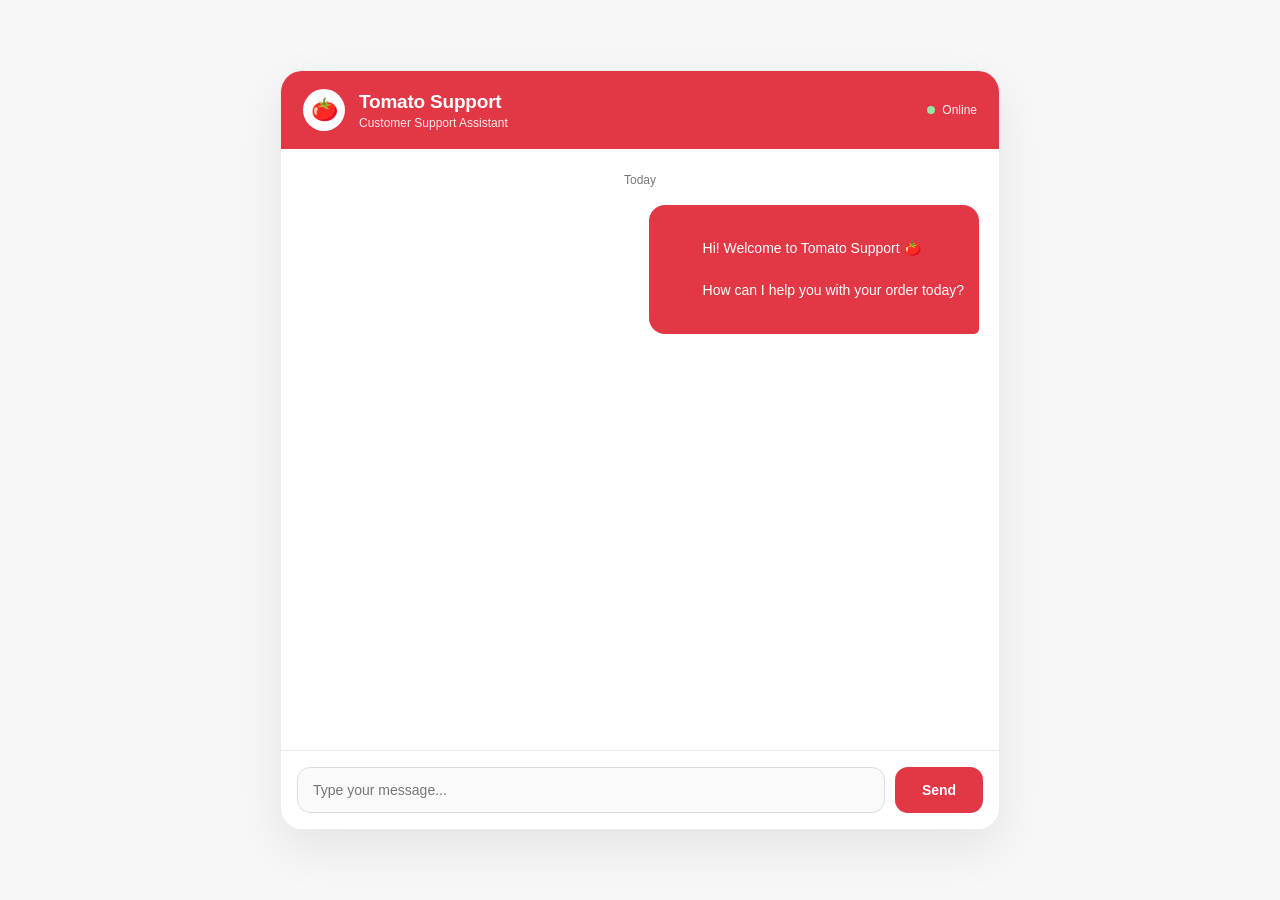
<file: Lecture-6/codes/Chatbot-Frontend/index.html>
<!DOCTYPE html>
<html lang="en">
<head>
  <meta charset="UTF-8" />
  <meta name="viewport" content="width=device-width, initial-scale=1.0" />
  <title>Tomato Support</title>

  <style>
    * {
      box-sizing: border-box;
      margin: 0;
      padding: 0;
    }

    :root {
      --tomato-red: #e23744;
      --tomato-red-dark: #c92d39;
      --bg: #f7f7f8;
      --card: #ffffff;
      --text: #1f1f1f;
      --muted: #777777;
      --border: #ececec;
      --user-bubble: #f1f1f3;
    }

    body {
      min-height: 100vh;
      font-family: Inter, -apple-system, BlinkMacSystemFont, "Segoe UI", sans-serif;
      background: var(--bg);
      display: flex;
      align-items: center;
      justify-content: center;
      padding: 24px;
      color: var(--text);
    }

    .chat-app {
      width: min(100%, 720px);
      height: min(760px, 90vh);
      background: var(--card);
      border: 1px solid var(--border);
      border-radius: 22px;
      box-shadow: 0 18px 50px rgba(0, 0, 0, 0.08);
      overflow: hidden;
      display: flex;
      flex-direction: column;
    }

    .header {
      background: var(--tomato-red);
      color: white;
      padding: 18px 22px;
      display: flex;
      align-items: center;
      gap: 14px;
    }

    .brand-icon {
      width: 42px;
      height: 42px;
      background: white;
      color: var(--tomato-red);
      border-radius: 50%;
      display: grid;
      place-items: center;
      font-size: 22px;
      flex-shrink: 0;
    }

    .brand-info h1 {
      font-size: 19px;
      font-weight: 700;
      letter-spacing: -0.2px;
    }

    .brand-info p {
      margin-top: 3px;
      font-size: 12px;
      opacity: 0.9;
    }

    .status {
      margin-left: auto;
      display: flex;
      align-items: center;
      gap: 7px;
      font-size: 12px;
      opacity: 0.95;
    }

    .status-dot {
      width: 8px;
      height: 8px;
      background: #8df2a5;
      border-radius: 50%;
    }

    .messages {
      flex: 1;
      overflow-y: auto;
      padding: 24px 20px;
      display: flex;
      flex-direction: column;
      gap: 14px;
      scroll-behavior: smooth;
    }

    .welcome {
      text-align: center;
      color: var(--muted);
      font-size: 12px;
      margin-bottom: 4px;
    }

    .message-row {
      display: flex;
      width: 100%;
    }

    .message-row.user {
      justify-content: flex-start;
    }

    .message-row.assistant {
      justify-content: flex-end;
    }

    .message {
      max-width: 74%;
      padding: 12px 15px;
      border-radius: 16px;
      font-size: 14px;
      line-height: 1.5;
      word-wrap: break-word;
      white-space: pre-wrap;
    }

    .message.user {
      background: var(--user-bubble);
      color: var(--text);
      border-bottom-left-radius: 5px;
    }

    .message.assistant {
      background: var(--tomato-red);
      color: white;
      border-bottom-right-radius: 5px;
    }

    .typing {
      display: flex;
      align-items: center;
      gap: 5px;
      min-height: 42px;
    }

    .typing span {
      width: 7px;
      height: 7px;
      background: rgba(255,255,255,0.85);
      border-radius: 50%;
      animation: bounce 1.2s infinite ease-in-out;
    }

    .typing span:nth-child(2) {
      animation-delay: 0.15s;
    }

    .typing span:nth-child(3) {
      animation-delay: 0.3s;
    }

    @keyframes bounce {
      0%, 60%, 100% { transform: translateY(0); }
      30% { transform: translateY(-4px); }
    }

    .composer {
      border-top: 1px solid var(--border);
      background: white;
      padding: 16px;
      display: flex;
      align-items: center;
      gap: 10px;
    }

    .composer input {
      flex: 1;
      height: 46px;
      border: 1px solid #dddddf;
      border-radius: 13px;
      padding: 0 15px;
      font-size: 14px;
      outline: none;
      transition: 0.2s ease;
      background: #fafafa;
    }

    .composer input:focus {
      background: white;
      border-color: var(--tomato-red);
      box-shadow: 0 0 0 3px rgba(226, 55, 68, 0.08);
    }

    .composer button {
      height: 46px;
      min-width: 88px;
      border: none;
      border-radius: 13px;
      background: var(--tomato-red);
      color: white;
      font-size: 14px;
      font-weight: 600;
      cursor: pointer;
      transition: 0.2s ease;
    }

    .composer button:hover {
      background: var(--tomato-red-dark);
      transform: translateY(-1px);
    }

    .composer button:disabled {
      opacity: 0.55;
      cursor: not-allowed;
      transform: none;
    }

    .error {
      color: #b42318;
      background: #fff1f0;
      border: 1px solid #ffd5d2;
    }

    @media (max-width: 640px) {
      body {
        padding: 0;
        background: white;
      }

      .chat-app {
        width: 100%;
        height: 100vh;
        border: none;
        border-radius: 0;
        box-shadow: none;
      }

      .status {
        display: none;
      }

      .message {
        max-width: 84%;
      }
    }
  </style>
</head>

<body>

  <div class="chat-app">

    <header class="header">
      <div class="brand-icon">🍅</div>

      <div class="brand-info">
        <h1>Tomato Support</h1>
        <p>Customer Support Assistant</p>
      </div>

      <div class="status">
        <span class="status-dot"></span>
        Online
      </div>
    </header>

    <main class="messages" id="messages">
      <div class="welcome">Today</div>

      <div class="message-row assistant">
        <div class="message assistant">
          Hi! Welcome to Tomato Support 🍅<br>
          How can I help you with your order today?
        </div>
      </div>
    </main>

    <footer class="composer">
      <input
        id="messageInput"
        type="text"
        placeholder="Type your message..."
        autocomplete="off"
      />

      <button id="sendButton">Send</button>
    </footer>

  </div>

  <script>
    const API_URL = "http://localhost:8080/api/chat";

    const messagesContainer = document.getElementById("messages");
    const messageInput = document.getElementById("messageInput");
    const sendButton = document.getElementById("sendButton");

    function addMessage(role, text, extraClass = "") {
      const row = document.createElement("div");
      row.className = `message-row ${role}`;

      const bubble = document.createElement("div");
      bubble.className = `message ${role} ${extraClass}`;
      bubble.textContent = text;

      row.appendChild(bubble);
      messagesContainer.appendChild(row);

      scrollToBottom();

      return row;
    }

    function showTyping() {
      const row = document.createElement("div");
      row.className = "message-row assistant";
      row.id = "typingIndicator";

      const bubble = document.createElement("div");
      bubble.className = "message assistant typing";

      bubble.innerHTML = `
        <span></span>
        <span></span>
        <span></span>
      `;

      row.appendChild(bubble);
      messagesContainer.appendChild(row);

      scrollToBottom();
    }

    function hideTyping() {
      const typing = document.getElementById("typingIndicator");

      if (typing) {
        typing.remove();
      }
    }

    function scrollToBottom() {
      messagesContainer.scrollTop = messagesContainer.scrollHeight;
    }

  async function sendMessage() {

    const message = messageInput.value.trim();

    if (!message) {
        return;
    }

    addMessage("user", message);

    messageInput.value = "";
    messageInput.focus();

    sendButton.disabled = true;

    showTyping();

    let assistantRow = null;
    let assistantBubble = null;
    let hasStartedStreaming = false;

    try {

        const response = await fetch(API_URL, {
            method: "POST",
            headers: {
                "Content-Type": "text/plain"
            },
            body: message
        });

        if (!response.ok) {
            throw new Error("Request failed");
        }

        const reader = response.body.getReader();
        const decoder = new TextDecoder();

        while (true) {

            const { value, done } = await reader.read();

            if (done) {
                break;
            }

            const chunk = decoder.decode(value, {
                stream: true
            });

            if (!hasStartedStreaming) {

                hideTyping();

                assistantRow = addMessage(
                    "assistant",
                    ""
                );

                assistantBubble =
                    assistantRow.querySelector(".message");

                hasStartedStreaming = true;
            }

            assistantBubble.textContent += chunk;

            scrollToBottom();
        }

        const remainingText = decoder.decode();

        if (remainingText && assistantBubble) {
            assistantBubble.textContent += remainingText;
        }

    } catch (error) {

        hideTyping();

        if (assistantRow) {
            assistantRow.remove();
        }

        addMessage(
            "assistant",
            "Sorry, I couldn't connect to Tomato Support. Please try again.",
            "error"
        );

    } finally {

        hideTyping();

        sendButton.disabled = false;
    }
  }

    sendButton.addEventListener("click", sendMessage);

    messageInput.addEventListener("keydown", function (event) {
      if (event.key === "Enter") {
        sendMessage();
      }
    });
  </script>

</body>
</html>
</file>
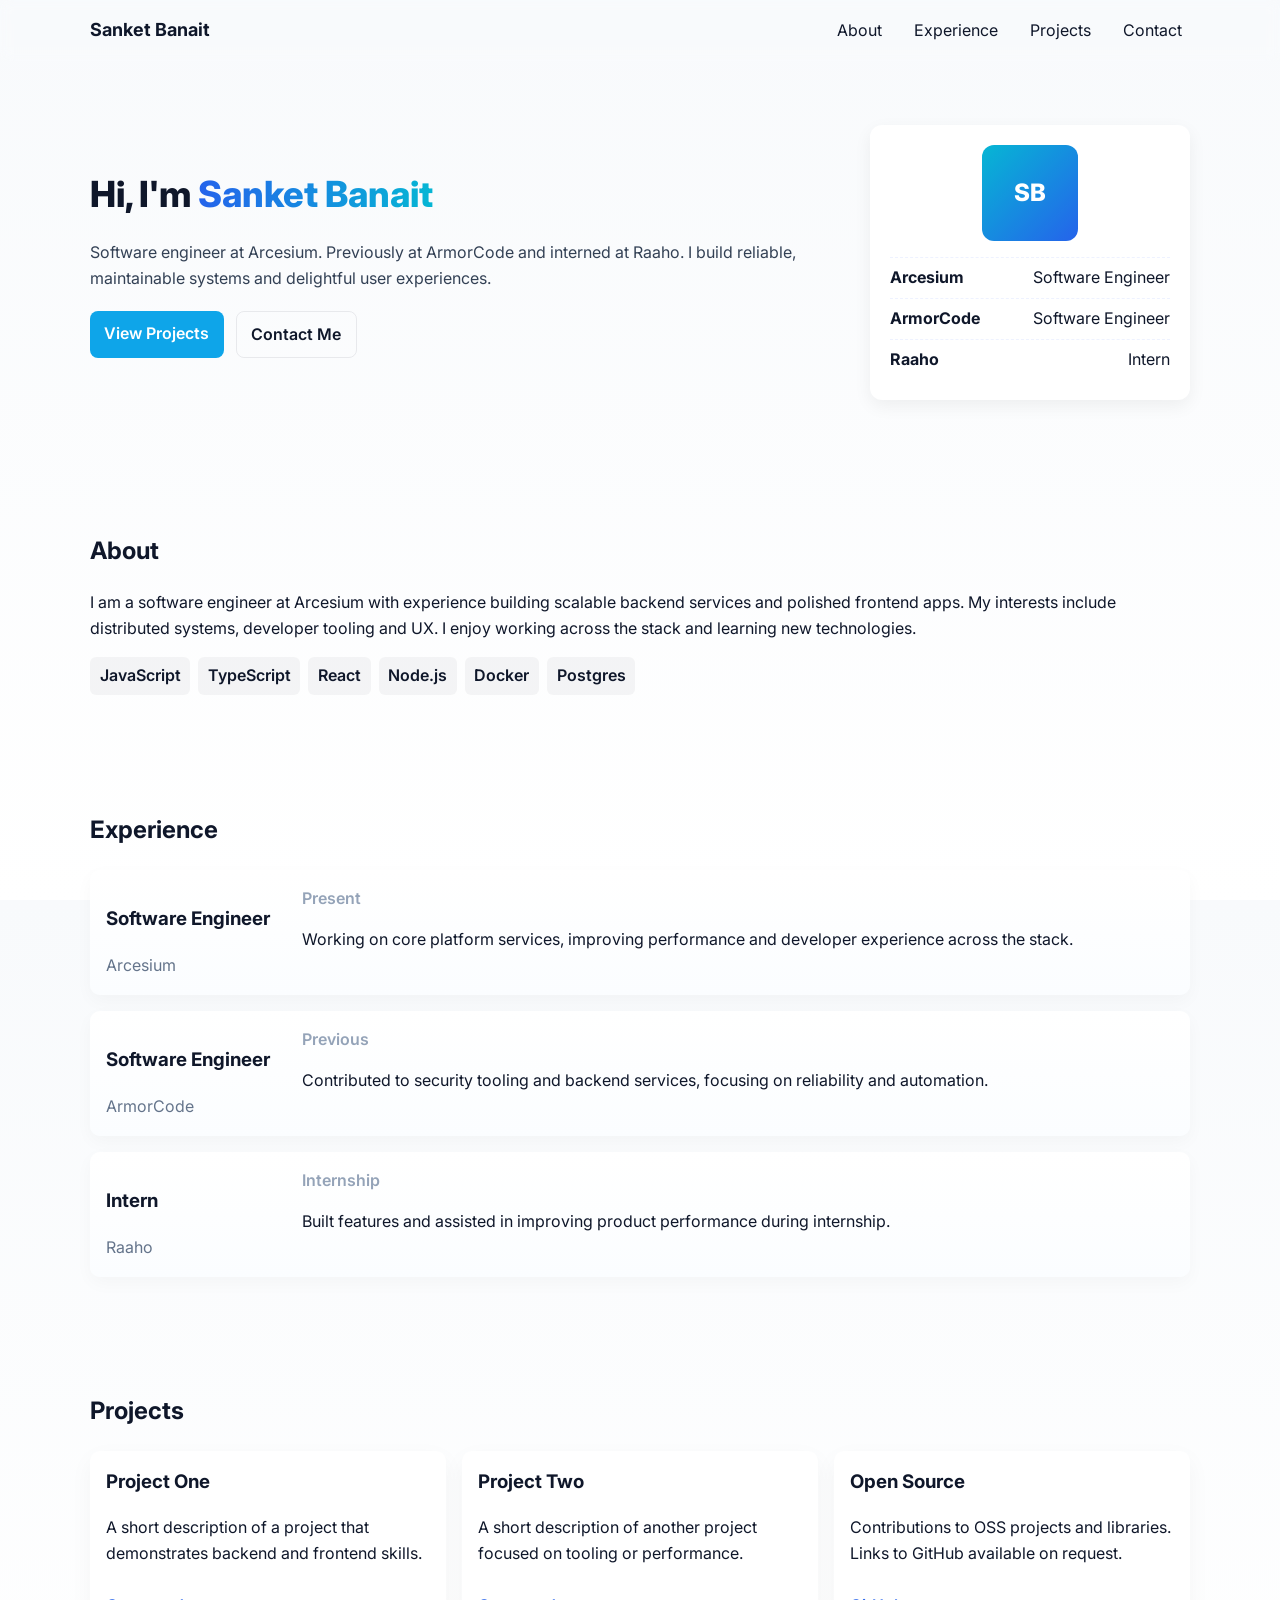
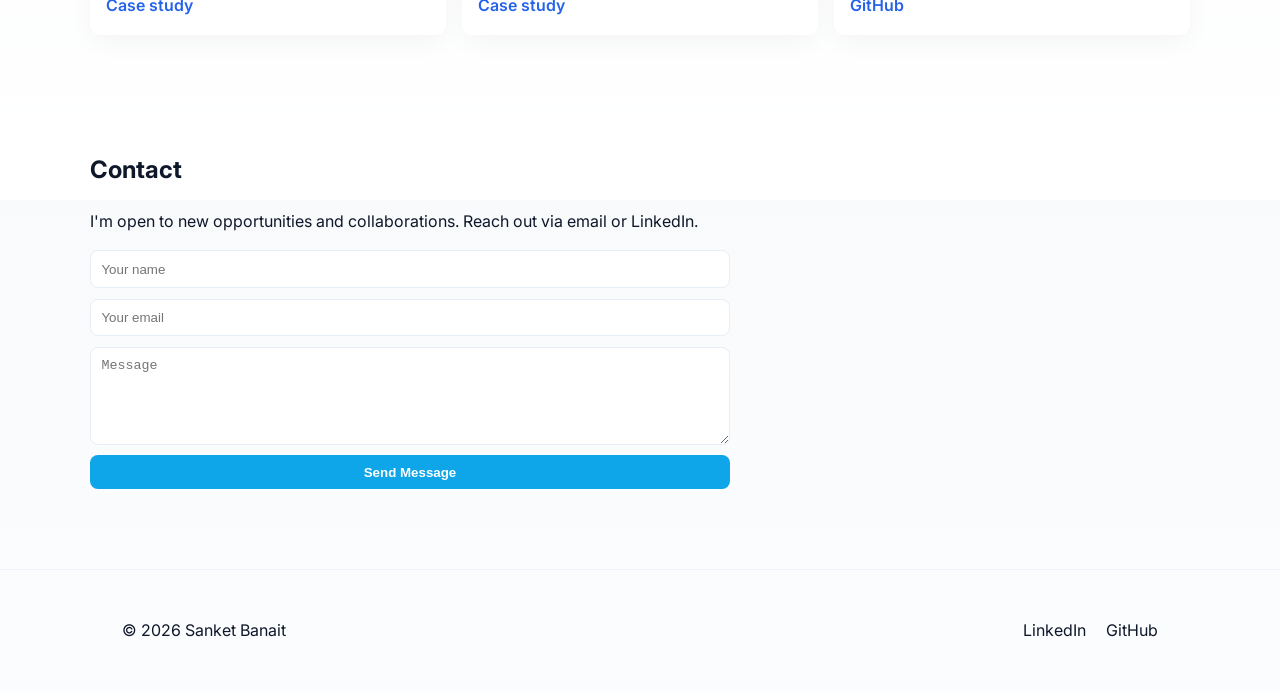
<file: Lecture-5/codes/ai-agent/generated-sites/sanket-portfolio/index.html>
<!doctype html>
<html lang="en">
<head>
  <meta charset="utf-8">
  <meta name="viewport" content="width=device-width, initial-scale=1">
  <title>Sanket Banait — Software Engineer</title>
  <link rel="stylesheet" href="style.css">
  <link href="https://fonts.googleapis.com/css2?family=Inter:wght@300;400;600;700;800&display=swap" rel="stylesheet">
</head>
<body>
  <header class="site-header">
    <nav class="nav container">
      <div class="brand">Sanket Banait</div>
      <ul class="nav-links">
        <li><a href="#about">About</a></li>
        <li><a href="#experience">Experience</a></li>
        <li><a href="#projects">Projects</a></li>
        <li><a href="#contact">Contact</a></li>
      </ul>
      <button class="nav-toggle" aria-label="Toggle navigation">☰</button>
    </nav>
  </header>

  <main>
    <section class="hero container" id="home">
      <div class="hero-content">
        <h1>Hi, I'm <span class="accent">Sanket Banait</span></h1>
        <p class="lead">Software engineer at Arcesium. Previously at ArmorCode and interned at Raaho. I build reliable, maintainable systems and delightful user experiences.</p>
        <div class="cta">
          <a class="btn" href="#projects">View Projects</a>
          <a class="btn btn-outline" href="#contact">Contact Me</a>
        </div>
      </div>
      <div class="hero-card">
        <div class="profile-pic" aria-hidden="true">SB</div>
        <ul class="quick-stats">
          <li><strong>Arcesium</strong><span>Software Engineer</span></li>
          <li><strong>ArmorCode</strong><span>Software Engineer</span></li>
          <li><strong>Raaho</strong><span>Intern</span></li>
        </ul>
      </div>
    </section>

    <section class="container about" id="about">
      <h2>About</h2>
      <p>I am a software engineer at Arcesium with experience building scalable backend services and polished frontend apps. My interests include distributed systems, developer tooling and UX. I enjoy working across the stack and learning new technologies.</p>
      <div class="skills">
        <span>JavaScript</span>
        <span>TypeScript</span>
        <span>React</span>
        <span>Node.js</span>
        <span>Docker</span>
        <span>Postgres</span>
      </div>
    </section>

    <section class="container experience" id="experience">
      <h2>Experience</h2>
      <div class="timeline">
        <div class="timeline-item">
          <div class="t-left">
            <h3>Software Engineer</h3>
            <p class="muted">Arcesium</p>
          </div>
          <div class="t-right">
            <time>Present</time>
            <p>Working on core platform services, improving performance and developer experience across the stack.</p>
          </div>
        </div>

        <div class="timeline-item">
          <div class="t-left">
            <h3>Software Engineer</h3>
            <p class="muted">ArmorCode</p>
          </div>
          <div class="t-right">
            <time>Previous</time>
            <p>Contributed to security tooling and backend services, focusing on reliability and automation.</p>
          </div>
        </div>

        <div class="timeline-item">
          <div class="t-left">
            <h3>Intern</h3>
            <p class="muted">Raaho</p>
          </div>
          <div class="t-right">
            <time>Internship</time>
            <p>Built features and assisted in improving product performance during internship.</p>
          </div>
        </div>
      </div>
    </section>

    <section class="container projects" id="projects">
      <h2>Projects</h2>
      <div class="grid">
        <article class="card">
          <h3>Project One</h3>
          <p>A short description of a project that demonstrates backend and frontend skills.</p>
          <a class="link" href="#">Case study</a>
        </article>
        <article class="card">
          <h3>Project Two</h3>
          <p>A short description of another project focused on tooling or performance.</p>
          <a class="link" href="#">Case study</a>
        </article>
        <article class="card">
          <h3>Open Source</h3>
          <p>Contributions to OSS projects and libraries. Links to GitHub available on request.</p>
          <a class="link" href="#">GitHub</a>
        </article>
      </div>
    </section>

    <section class="container contact" id="contact">
      <h2>Contact</h2>
      <p>I'm open to new opportunities and collaborations. Reach out via email or LinkedIn.</p>
      <form class="contact-form" onsubmit="submitForm(event)">
        <input type="text" name="name" placeholder="Your name" required>
        <input type="email" name="email" placeholder="Your email" required>
        <textarea name="message" rows="5" placeholder="Message" required></textarea>
        <button class="btn" type="submit">Send Message</button>
      </form>
    </section>
  </main>

  <footer class="site-footer">
    <div class="container foot-inner">
      <div>© <span id="year"></span> Sanket Banait</div>
      <div class="socials">
        <a href="#">LinkedIn</a>
        <a href="#">GitHub</a>
      </div>
    </div>
  </footer>

  <script src="script.js"></script>
</body>
</html>
</file>
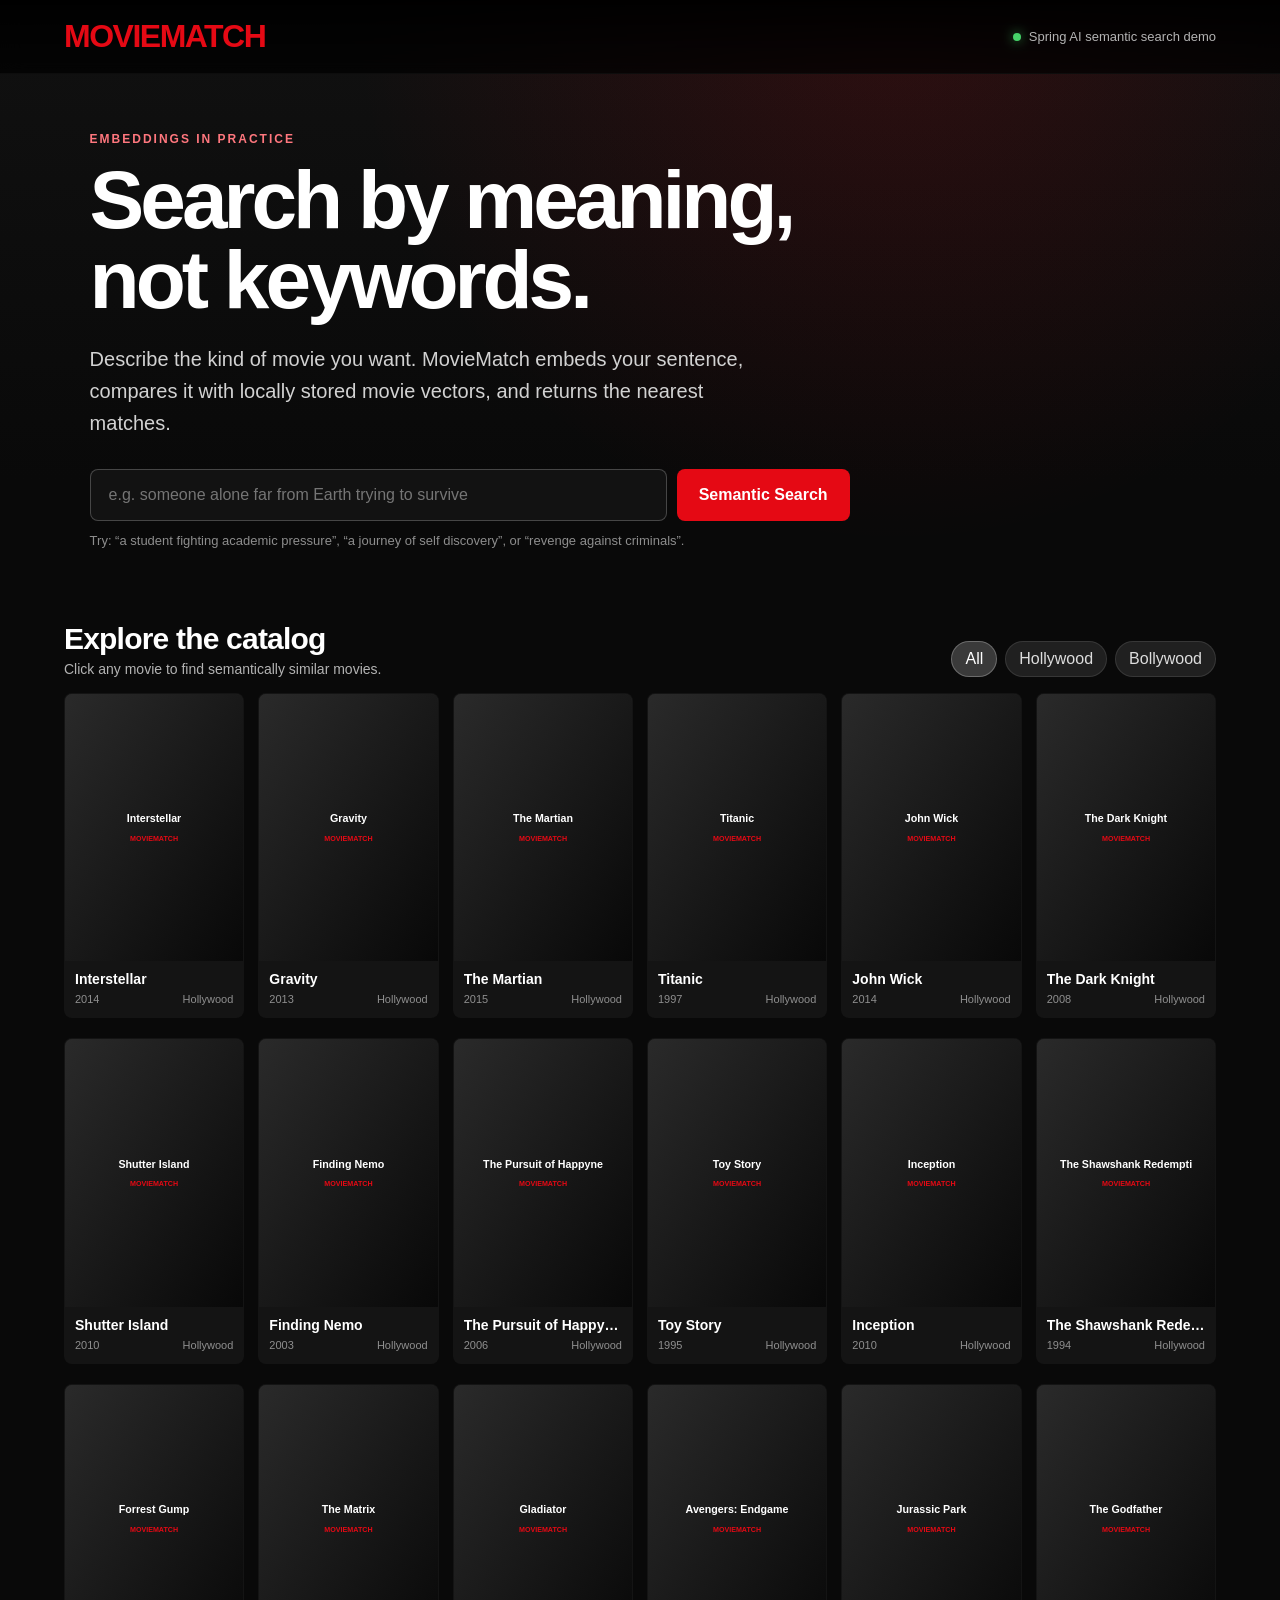
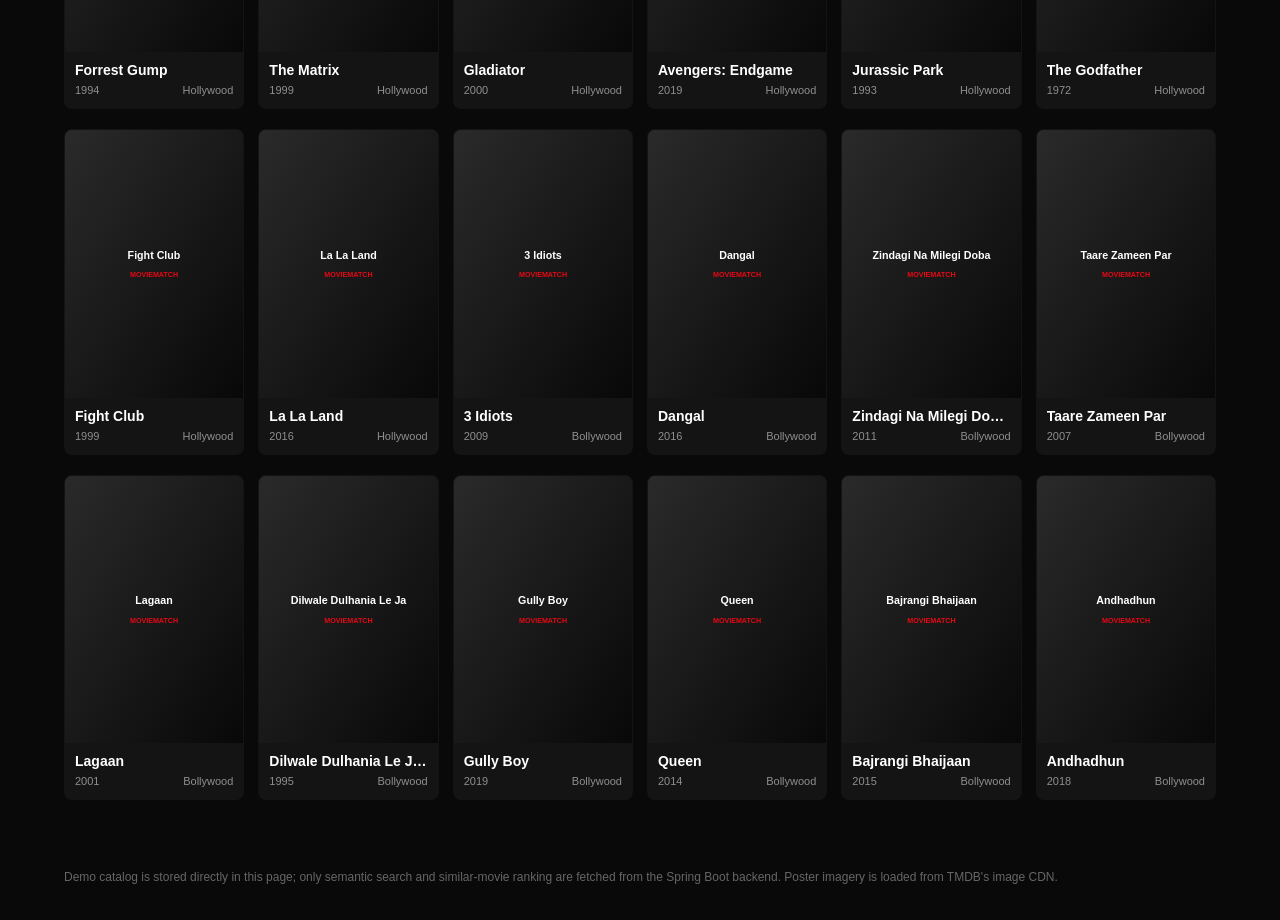
<file: Lecture-8/codes/MovieRecommendation/src/main/resources/static/index.html>
<!DOCTYPE html>
<html lang="en">
<head>
    <meta charset="UTF-8">
    <meta name="viewport" content="width=device-width, initial-scale=1.0">
    <title>MovieMatch</title>
    <style>
        :root {
            --bg: #090909;
            --panel: #141414;
            --muted: #b3b3b3;
            --accent: #e50914;
            --border: rgba(255,255,255,.10);
        }

        * { box-sizing: border-box; }

        body {
            margin: 0;
            min-height: 100vh;
            background:
                radial-gradient(circle at 70% 0%, rgba(229,9,20,.14), transparent 34rem),
                linear-gradient(180deg, #111 0%, var(--bg) 30rem);
            color: white;
            font-family: Inter, -apple-system, BlinkMacSystemFont, "Segoe UI", sans-serif;
        }

        button, input { font: inherit; }
        button { cursor: pointer; }

        .header {
            position: sticky;
            top: 0;
            z-index: 30;
            display: flex;
            align-items: center;
            justify-content: space-between;
            gap: 24px;
            padding: 18px clamp(20px, 5vw, 72px);
            background: linear-gradient(180deg, rgba(0,0,0,.96), rgba(0,0,0,.72));
            backdrop-filter: blur(12px);
            border-bottom: 1px solid rgba(255,255,255,.05);
        }

        .brand {
            color: var(--accent);
            font-size: clamp(22px, 3vw, 32px);
            font-weight: 900;
            letter-spacing: -1.5px;
        }

        .api-status {
            display: flex;
            align-items: center;
            gap: 8px;
            color: var(--muted);
            font-size: 13px;
        }

        .status-dot {
            width: 8px;
            height: 8px;
            border-radius: 50%;
            background: #46d369;
            box-shadow: 0 0 12px rgba(70,211,105,.7);
        }

        .hero {
            min-height: 390px;
            display: flex;
            align-items: center;
            padding: 58px clamp(20px, 7vw, 100px) 44px;
        }

        .hero-content { max-width: 820px; }

        .eyebrow {
            margin: 0 0 14px;
            color: #ff777e;
            font-size: 12px;
            font-weight: 800;
            letter-spacing: 2px;
            text-transform: uppercase;
        }

        h1 {
            margin: 0;
            max-width: 800px;
            font-size: clamp(42px, 7vw, 82px);
            line-height: .98;
            letter-spacing: -4px;
        }

        .hero-copy {
            max-width: 680px;
            margin: 22px 0 0;
            color: #d2d2d2;
            font-size: clamp(16px, 2vw, 20px);
            line-height: 1.6;
        }

        .search-box {
            display: flex;
            gap: 10px;
            max-width: 760px;
            margin-top: 30px;
        }

        .search-box input {
            flex: 1;
            min-width: 0;
            padding: 16px 18px;
            color: white;
            background: rgba(20,20,20,.92);
            border: 1px solid rgba(255,255,255,.22);
            border-radius: 8px;
            outline: none;
        }

        .search-box input:focus {
            border-color: rgba(255,255,255,.55);
            box-shadow: 0 0 0 3px rgba(255,255,255,.06);
        }

        .primary-button {
            padding: 0 22px;
            border: 0;
            border-radius: 8px;
            background: var(--accent);
            color: white;
            font-weight: 800;
        }

        .primary-button:hover { background: #f6121d; }

        .example {
            margin-top: 12px;
            color: #8d8d8d;
            font-size: 13px;
        }

        main { padding: 0 clamp(20px, 5vw, 72px) 70px; }
        .section { margin-top: 30px; }

        .section-header {
            display: flex;
            align-items: end;
            justify-content: space-between;
            gap: 18px;
            margin-bottom: 16px;
        }

        .section-title {
            margin: 0;
            font-size: clamp(22px, 3vw, 30px);
            letter-spacing: -.8px;
        }

        .section-subtitle {
            margin: 5px 0 0;
            color: var(--muted);
            font-size: 14px;
        }

        .filters {
            display: flex;
            flex-wrap: wrap;
            gap: 8px;
        }

        .filter-button {
            padding: 8px 13px;
            color: #ddd;
            background: #202020;
            border: 1px solid var(--border);
            border-radius: 999px;
        }

        .filter-button.active {
            color: white;
            background: #3a3a3a;
            border-color: rgba(255,255,255,.25);
        }

        .movie-grid {
            display: grid;
            grid-template-columns: repeat(auto-fill, minmax(155px, 1fr));
            gap: 20px 14px;
        }

        .movie-card {
            position: relative;
            overflow: hidden;
            min-width: 0;
            background: var(--panel);
            border-radius: 8px;
            border: 1px solid transparent;
            transition: transform 170ms ease, border-color 170ms ease, box-shadow 170ms ease;
        }

        .movie-card:hover {
            z-index: 2;
            transform: translateY(-4px) scale(1.025);
            border-color: rgba(255,255,255,.18);
            box-shadow: 0 16px 40px rgba(0,0,0,.45);
        }

        .poster-wrap {
            position: relative;
            aspect-ratio: 2 / 3;
            overflow: hidden;
            background: #222;
        }

        .poster {
            width: 100%;
            height: 100%;
            display: block;
            object-fit: cover;
        }

        .poster-overlay {
            position: absolute;
            inset: auto 0 0;
            padding: 52px 10px 10px;
            background: linear-gradient(transparent, rgba(0,0,0,.86));
            opacity: 0;
            transition: opacity 160ms ease;
        }

        .movie-card:hover .poster-overlay { opacity: 1; }

        .poster-overlay span {
            display: inline-flex;
            font-size: 12px;
            font-weight: 800;
        }

        .card-body { padding: 10px 10px 12px; }

        .movie-title {
            margin: 0;
            overflow: hidden;
            white-space: nowrap;
            text-overflow: ellipsis;
            font-size: 14px;
            font-weight: 750;
        }

        .movie-meta {
            display: flex;
            justify-content: space-between;
            gap: 8px;
            margin-top: 6px;
            color: #8f8f8f;
            font-size: 11px;
        }

        .result-grid {
            display: grid;
            grid-template-columns: repeat(3, minmax(0, 240px));
            gap: 18px;
        }

        .score {
            display: inline-block;
            margin-top: 8px;
            color: #70d48b;
            font-size: 12px;
            font-weight: 800;
        }

        .empty-state, .error-state {
            padding: 24px;
            background: #151515;
            border: 1px solid var(--border);
            border-radius: 10px;
            color: var(--muted);
        }

        .error-state { color: #ff969b; }
        .hidden { display: none !important; }

        .modal-backdrop {
            position: fixed;
            inset: 0;
            z-index: 100;
            display: flex;
            align-items: center;
            justify-content: center;
            padding: 24px;
            background: rgba(0,0,0,.78);
            backdrop-filter: blur(7px);
        }

        .modal {
            width: min(980px, 100%);
            max-height: 92vh;
            overflow: auto;
            background: #181818;
            border: 1px solid rgba(255,255,255,.14);
            border-radius: 14px;
            box-shadow: 0 35px 90px rgba(0,0,0,.7);
        }

        .modal-hero {
            position: relative;
            display: grid;
            grid-template-columns: 230px 1fr;
            gap: 28px;
            padding: 28px;
            background: linear-gradient(125deg, rgba(229,9,20,.13), transparent 60%);
        }

        .modal-poster {
            width: 100%;
            border-radius: 9px;
            aspect-ratio: 2 / 3;
            object-fit: cover;
            box-shadow: 0 20px 50px rgba(0,0,0,.45);
        }

        .modal-copy {
            align-self: end;
            padding-bottom: 12px;
        }

        .modal-copy h2 {
            margin: 0;
            font-size: clamp(30px, 5vw, 52px);
            letter-spacing: -2px;
        }

        .modal-copy p {
            max-width: 650px;
            color: #d0d0d0;
            line-height: 1.65;
        }

        .pill {
            display: inline-block;
            margin-right: 8px;
            padding: 6px 10px;
            background: rgba(255,255,255,.09);
            border-radius: 999px;
            color: #d9d9d9;
            font-size: 12px;
        }

        .close-button {
            position: absolute;
            top: 16px;
            right: 16px;
            width: 38px;
            height: 38px;
            border: 0;
            border-radius: 50%;
            color: white;
            background: rgba(0,0,0,.7);
            font-size: 23px;
            line-height: 1;
        }

        .similar-section { padding: 4px 28px 30px; }

        .similar-section h3 {
            margin: 14px 0 6px;
            font-size: 23px;
        }

        .similar-note {
            margin: 0 0 16px;
            color: #999;
            font-size: 13px;
        }

        .loading {
            display: inline-flex;
            align-items: center;
            gap: 10px;
            color: var(--muted);
        }

        .spinner {
            width: 18px;
            height: 18px;
            border: 2px solid #555;
            border-top-color: white;
            border-radius: 50%;
            animation: spin .8s linear infinite;
        }

        @keyframes spin { to { transform: rotate(360deg); } }

        footer {
            padding: 0 clamp(20px, 5vw, 72px) 36px;
            color: #666;
            font-size: 12px;
        }

        @media (max-width: 720px) {
            .api-status { display: none; }
            .hero { min-height: 0; padding-top: 44px; }
            h1 { letter-spacing: -2.5px; }
            .search-box { flex-direction: column; }
            .primary-button { padding: 14px 18px; }
            .section-header { align-items: flex-start; flex-direction: column; }
            .movie-grid { grid-template-columns: repeat(2, minmax(0, 1fr)); }
            .result-grid { grid-template-columns: repeat(2, minmax(0, 1fr)); }
            .modal-hero { grid-template-columns: 105px 1fr; gap: 16px; padding: 20px; }
            .modal-copy h2 { font-size: 29px; letter-spacing: -1px; }
            .modal-copy p {
                font-size: 13px;
                display: -webkit-box;
                -webkit-line-clamp: 4;
                -webkit-box-orient: vertical;
                overflow: hidden;
            }
            .similar-section { padding: 0 20px 24px; }
        }
    </style>
</head>

<body>
<header class="header">
    <div class="brand">MOVIEMATCH</div>
    <div class="api-status">
        <span class="status-dot"></span>
        Spring AI semantic search demo
    </div>
</header>

<section class="hero">
    <div class="hero-content">
        <p class="eyebrow">Embeddings in practice</p>
        <h1>Search by meaning, not keywords.</h1>
        <p class="hero-copy">
            Describe the kind of movie you want. MovieMatch embeds your sentence,
            compares it with locally stored movie vectors, and returns the nearest matches.
        </p>

        <div class="search-box">
            <input id="semanticQuery" type="text" autocomplete="off"
                   placeholder="e.g. someone alone far from Earth trying to survive">
            <button id="searchButton" class="primary-button" type="button">
                Semantic Search
            </button>
        </div>

        <div class="example">
            Try: “a student fighting academic pressure”, “a journey of self discovery”,
            or “revenge against criminals”.
        </div>
    </div>
</section>

<main>
    <section id="searchSection" class="section hidden">
        <div class="section-header">
            <div>
                <h2 class="section-title">Semantic Search Results</h2>
                <p id="searchSubtitle" class="section-subtitle"></p>
            </div>
        </div>
        <div id="searchResults"></div>
    </section>

    <section class="section">
        <div class="section-header">
            <div>
                <h2 class="section-title">Explore the catalog</h2>
                <p class="section-subtitle">Click any movie to find semantically similar movies.</p>
            </div>

            <div class="filters">
                <button class="filter-button active" data-filter="All">All</button>
                <button class="filter-button" data-filter="Hollywood">Hollywood</button>
                <button class="filter-button" data-filter="Bollywood">Bollywood</button>
            </div>
        </div>

        <div id="movieGrid" class="movie-grid"></div>
    </section>
</main>

<div id="movieModal" class="modal-backdrop hidden" aria-hidden="true">
    <div class="modal" role="dialog" aria-modal="true">
        <div class="modal-hero">
            <button id="closeModal" class="close-button" type="button" aria-label="Close">×</button>
            <img id="modalPoster" class="modal-poster" alt="">

            <div class="modal-copy">
                <h2 id="modalTitle"></h2>
                <p id="modalDescription"></p>
                <span id="modalIndustry" class="pill"></span>
                <span id="modalYear" class="pill"></span>
            </div>
        </div>

        <div class="similar-section">
            <h3 id="similarHeading">Similar movies</h3>
            <p class="similar-note">
                Ranked using cosine similarity between the selected movie's stored embedding
                and every other movie embedding.
            </p>
            <div id="similarResults"></div>
        </div>
    </div>
</div>

<footer>
    Demo catalog is stored directly in this page; only semantic search and similar-movie
    ranking are fetched from the Spring Boot backend. Poster imagery is loaded from TMDB's image CDN.
</footer>

<script>
    const API_BASE = "/movies";

    const MOVIES = [
    {
        "title": "Interstellar",
        "description": "A group of astronauts travel through a wormhole searching for a new home for humanity.",
        "year": 2014,
        "industry": "Hollywood",
        "poster": "https://image.tmdb.org/t/p/w500/gEU2QniE6E77NI6lCU6MxlNBvIx.jpg"
    },
    {
        "title": "Gravity",
        "description": "An astronaut stranded in space struggles to survive and return safely to Earth.",
        "year": 2013,
        "industry": "Hollywood",
        "poster": "https://image.tmdb.org/t/p/w500/2gPjLWIyrWlAn2DgKMOKTBnZYyO.jpg"
    },
    {
        "title": "The Martian",
        "description": "An astronaut stranded on Mars uses science and ingenuity to survive until rescue.",
        "year": 2015,
        "industry": "Hollywood",
        "poster": "https://image.tmdb.org/t/p/w500/AjbENYG3b8lhYSkdrWwlhVLRPKR.jpg"
    },
    {
        "title": "Titanic",
        "description": "Two passengers from different social classes fall in love aboard a doomed ocean liner.",
        "year": 1997,
        "industry": "Hollywood",
        "poster": "https://image.tmdb.org/t/p/w500/9xjZS2rlVxm8SFx8kPC3aIGCOYQ.jpg"
    },
    {
        "title": "John Wick",
        "description": "A retired assassin returns to the criminal underworld seeking revenge after a personal loss.",
        "year": 2014,
        "industry": "Hollywood",
        "poster": "https://image.tmdb.org/t/p/w500/5vHssUeVe25bMrof1HyaPyWgaP.jpg"
    },
    {
        "title": "The Dark Knight",
        "description": "A masked vigilante battles a criminal mastermind who spreads chaos throughout Gotham City.",
        "year": 2008,
        "industry": "Hollywood",
        "poster": "https://image.tmdb.org/t/p/w500/qJ2tW6WMUDux911r6m7haRef0WH.jpg"
    },
    {
        "title": "Shutter Island",
        "description": "A detective investigates the disappearance of a patient from an isolated psychiatric hospital and begins questioning reality.",
        "year": 2010,
        "industry": "Hollywood",
        "poster": "https://image.tmdb.org/t/p/w500/4GDy0PHYX3VRXUtwK5ysFbg3kEx.jpg"
    },
    {
        "title": "Finding Nemo",
        "description": "A cautious father crosses the ocean searching for his missing son.",
        "year": 2003,
        "industry": "Hollywood",
        "poster": "https://image.tmdb.org/t/p/w500/5lc6nQc0VhWFYFbNv016xze8Jvy.jpg"
    },
    {
        "title": "The Pursuit of Happyness",
        "description": "A struggling father faces poverty and homelessness while trying to build a better future for himself and his young son.",
        "year": 2006,
        "industry": "Hollywood",
        "poster": "https://image.tmdb.org/t/p/w500/lBYOKAMcxIvuk9s9hMuecB9dPBV.jpg"
    },
    {
        "title": "Toy Story",
        "description": "A group of toys come alive and struggle with friendship, jealousy, identity and being replaced.",
        "year": 1995,
        "industry": "Hollywood",
        "poster": "https://image.tmdb.org/t/p/w500/uXDfjJbdP4ijW5hWSBrPrlKpxab.jpg"
    },
    {
        "title": "Inception",
        "description": "A skilled thief enters people's dreams to steal secrets and is given a mission to plant an idea inside a target's mind.",
        "year": 2010,
        "industry": "Hollywood",
        "poster": "https://image.tmdb.org/t/p/w500/oYuLEt3zVCKq57qu2F8dT7NIa6f.jpg"
    },
    {
        "title": "The Shawshank Redemption",
        "description": "A wrongly convicted banker forms a lasting friendship and searches for hope while serving a long prison sentence.",
        "year": 1994,
        "industry": "Hollywood",
        "poster": "https://image.tmdb.org/t/p/w500/9O7gLzmreU0nGkIB6K3BsJbzvNv.jpg"
    },
    {
        "title": "Forrest Gump",
        "description": "A kind-hearted man experiences decades of American history while remaining devoted to the woman he has loved since childhood.",
        "year": 1994,
        "industry": "Hollywood",
        "poster": "https://image.tmdb.org/t/p/w500/arw2vcBveWOVZr6pxd9XTd1TdQa.jpg"
    },
    {
        "title": "The Matrix",
        "description": "A hacker discovers that reality is a simulated world and joins a rebellion against the machines controlling humanity.",
        "year": 1999,
        "industry": "Hollywood",
        "poster": "https://image.tmdb.org/t/p/w500/hEpWvX6Bp79eLxY1kX5ZZJcme5U.jpg"
    },
    {
        "title": "Gladiator",
        "description": "A betrayed Roman general becomes a gladiator and fights his way toward revenge against the emperor who destroyed his family.",
        "year": 2000,
        "industry": "Hollywood",
        "poster": "https://image.tmdb.org/t/p/w500/ty8TGRuvJLPUmAR1H1nRIsgwvim.jpg"
    },
    {
        "title": "Avengers: Endgame",
        "description": "The surviving heroes reunite for a final mission to reverse a devastating loss and restore the people who disappeared.",
        "year": 2019,
        "industry": "Hollywood",
        "poster": "https://image.tmdb.org/t/p/w500/ulzhLuWrPK07P1YkdWQLZnQh1JL.jpg"
    },
    {
        "title": "Jurassic Park",
        "description": "Scientists and visitors become trapped in a dinosaur theme park after its security systems fail.",
        "year": 1993,
        "industry": "Hollywood",
        "poster": "https://image.tmdb.org/t/p/w500/oU7Oq2kFAAlGqbU4VoAE36g4hoI.jpg"
    },
    {
        "title": "The Godfather",
        "description": "The reluctant son of a powerful crime family is drawn into the family's violent world and gradually takes control.",
        "year": 1972,
        "industry": "Hollywood",
        "poster": "https://image.tmdb.org/t/p/w500/3bhkrj58Vtu7enYsRolD1fZdja1.jpg"
    },
    {
        "title": "Fight Club",
        "description": "A disillusioned office worker and a charismatic stranger create an underground fight club that grows into something dangerous.",
        "year": 1999,
        "industry": "Hollywood",
        "poster": "https://image.tmdb.org/t/p/w500/pB8BM7pdSp6B6Ih7QZ4DrQ3PmJK.jpg"
    },
    {
        "title": "La La Land",
        "description": "An aspiring actress and a jazz musician fall in love while pursuing ambitious creative careers in Los Angeles.",
        "year": 2016,
        "industry": "Hollywood",
        "poster": "https://image.tmdb.org/t/p/w500/uDO8zWDhfWwoFdKS4fzkUJt0Rf0.jpg"
    },
    {
        "title": "3 Idiots",
        "description": "Three engineering students navigate academic pressure, friendship and expectations while questioning a rigid education system.",
        "year": 2009,
        "industry": "Bollywood",
        "poster": "https://image.tmdb.org/t/p/w500/66A9MqXOyVFCssoloscw79z8Tew.jpg"
    },
    {
        "title": "Dangal",
        "description": "A former wrestler trains his daughters to become competitive wrestlers while challenging social expectations in rural India.",
        "year": 2016,
        "industry": "Bollywood",
        "poster": "https://image.tmdb.org/t/p/w500/cJRPOLEexI7qp2DKtFfCh7YaaUG.jpg"
    },
    {
        "title": "Zindagi Na Milegi Dobara",
        "description": "Three friends take a road trip across Spain that forces them to confront fear, relationships and how they want to live.",
        "year": 2011,
        "industry": "Bollywood",
        "poster": "https://image.tmdb.org/t/p/w500/hKO9O715wYxjkQSEv47giCYcyO8.jpg"
    },
    {
        "title": "Taare Zameen Par",
        "description": "A misunderstood child struggling with dyslexia finds confidence after a compassionate teacher recognizes his creativity.",
        "year": 2007,
        "industry": "Bollywood",
        "poster": "https://image.tmdb.org/t/p/w500/puHRt6Raovm5ujGCdwLWvRv4NHU.jpg"
    },
    {
        "title": "Lagaan",
        "description": "Villagers under colonial rule challenge British officers to a cricket match in hopes of escaping a crushing agricultural tax.",
        "year": 2001,
        "industry": "Bollywood",
        "poster": "https://image.tmdb.org/t/p/w500/yNX9lFRAFeNLNRIXdqZK9gYrYKa.jpg"
    },
    {
        "title": "Dilwale Dulhania Le Jayenge",
        "description": "Two young Indians living abroad fall in love, but family tradition and an arranged marriage stand between them.",
        "year": 1995,
        "industry": "Bollywood",
        "poster": "https://image.tmdb.org/t/p/w500/2CAL2433ZeIihfX1Hb2139CX0pW.jpg"
    },
    {
        "title": "Gully Boy",
        "description": "A young man from a poor Mumbai neighborhood uses hip-hop and street rap to pursue a life beyond poverty and social limitations.",
        "year": 2019,
        "industry": "Bollywood",
        "poster": "https://image.tmdb.org/t/p/w500/4RE7TD5TqEXbPKyUHcn7CSeMlrJ.jpg"
    },
    {
        "title": "Queen",
        "description": "After being abandoned before her wedding, a sheltered young woman travels alone on her planned honeymoon and discovers independence.",
        "year": 2014,
        "industry": "Bollywood",
        "poster": "https://image.tmdb.org/t/p/w500/vKLp0X2RQOuA31R3AdaYtDdKIPK.jpg"
    },
    {
        "title": "Bajrangi Bhaijaan",
        "description": "A kind-hearted Indian man crosses borders and overcomes political obstacles to reunite a lost mute Pakistani girl with her family.",
        "year": 2015,
        "industry": "Bollywood",
        "poster": "https://image.tmdb.org/t/p/w500/vhlliI7HZZlWfo5d6CiyfBAGLrW.jpg"
    },
    {
        "title": "Andhadhun",
        "description": "A pianist pretending to be blind becomes trapped in a dangerous web of murder, deception and unpredictable consequences.",
        "year": 2018,
        "industry": "Bollywood",
        "poster": "https://image.tmdb.org/t/p/w500/dy3K6hNvwE05siGgiLJcEiwgpdO.jpg"
    }
];

    const movieGrid = document.getElementById("movieGrid");
    const semanticQuery = document.getElementById("semanticQuery");
    const searchButton = document.getElementById("searchButton");
    const searchSection = document.getElementById("searchSection");
    const searchSubtitle = document.getElementById("searchSubtitle");
    const searchResults = document.getElementById("searchResults");
    const movieModal = document.getElementById("movieModal");
    const modalPoster = document.getElementById("modalPoster");
    const modalTitle = document.getElementById("modalTitle");
    const modalDescription = document.getElementById("modalDescription");
    const modalIndustry = document.getElementById("modalIndustry");
    const modalYear = document.getElementById("modalYear");
    const closeModalButton = document.getElementById("closeModal");
    const similarHeading = document.getElementById("similarHeading");
    const similarResults = document.getElementById("similarResults");

    function findLocalMovie(title) {
        for (let i = 0; i < MOVIES.length; i++) {
            if (MOVIES[i].title.toLowerCase() === title.toLowerCase()) {
                return MOVIES[i];
            }
        }
        return null;
    }

    function createFallbackPoster(title) {
        const safeTitle = title.replace(/[&<>"']/g, "");
        const svg =
            `<svg xmlns="http://www.w3.org/2000/svg" width="500" height="750">
                <defs>
                    <linearGradient id="g" x1="0" y1="0" x2="1" y2="1">
                        <stop offset="0" stop-color="#2a2a2a"/>
                        <stop offset="1" stop-color="#080808"/>
                    </linearGradient>
                </defs>
                <rect width="100%" height="100%" fill="url(#g)"/>
                <text x="50%" y="48%" text-anchor="middle"
                    fill="#ffffff" font-family="Arial" font-size="30" font-weight="700">
                    ${safeTitle.substring(0, 22)}
                </text>
                <text x="50%" y="55%" text-anchor="middle"
                    fill="#e50914" font-family="Arial" font-size="20" font-weight="700">
                    MOVIEMATCH
                </text>
            </svg>`;
        return "data:image/svg+xml;charset=UTF-8," + encodeURIComponent(svg);
    }

    function attachPosterFallback(image, title) {
        image.addEventListener("error", function() {
            image.src = createFallbackPoster(title);
        }, { once: true });
    }

    function createMovieCard(movie, similarity) {
        const card = document.createElement("article");
        card.className = "movie-card";

        const posterWrap = document.createElement("div");
        posterWrap.className = "poster-wrap";

        const image = document.createElement("img");
        image.className = "poster";
        image.src = movie.poster;
        image.alt = movie.title + " poster";
        image.loading = "lazy";
        attachPosterFallback(image, movie.title);

        const overlay = document.createElement("div");
        overlay.className = "poster-overlay";
        overlay.innerHTML = "<span>▶ Find similar movies</span>";

        posterWrap.appendChild(image);
        posterWrap.appendChild(overlay);

        const body = document.createElement("div");
        body.className = "card-body";

        const title = document.createElement("h3");
        title.className = "movie-title";
        title.textContent = movie.title;

        const meta = document.createElement("div");
        meta.className = "movie-meta";

        const left = document.createElement("span");
        left.textContent = movie.year;

        const right = document.createElement("span");
        right.textContent = movie.industry;

        meta.appendChild(left);
        meta.appendChild(right);

        body.appendChild(title);
        body.appendChild(meta);

        if (similarity !== undefined && similarity !== null) {
            const score = document.createElement("div");
            score.className = "score";
            score.textContent = "Cosine similarity: " + Number(similarity).toFixed(3);
            body.appendChild(score);
        }

        card.appendChild(posterWrap);
        card.appendChild(body);

        card.addEventListener("click", function() {
            openMovie(movie);
        });

        return card;
    }

    function renderCatalog(filter) {
        movieGrid.innerHTML = "";

        for (let i = 0; i < MOVIES.length; i++) {
            const movie = MOVIES[i];

            if (filter !== "All" && movie.industry !== filter) {
                continue;
            }

            movieGrid.appendChild(createMovieCard(movie));
        }
    }

    async function semanticSearch() {
        const query = semanticQuery.value.trim();

        if (!query) {
            semanticQuery.focus();
            return;
        }

        searchSection.classList.remove("hidden");
        searchSubtitle.textContent = 'Searching by meaning for: "' + query + '"';
        searchResults.innerHTML =
            '<div class="loading"><span class="spinner"></span>' +
            'Creating query embedding and comparing vectors...</div>';

        searchSection.scrollIntoView({ behavior: "smooth", block: "start" });

        try {
            const response = await fetch(
                API_BASE + "/search?query=" + encodeURIComponent(query)
            );

            if (!response.ok) {
                throw new Error("Backend returned HTTP " + response.status);
            }

            const matches = await response.json();
            renderMatches(matches, searchResults);

        } catch (error) {
            searchResults.innerHTML =
                '<div class="error-state">' +
                'Could not call the Spring Boot API. Make sure the backend is running ' +
                'and this page is being served by the same application.<br><br>' +
                error.message +
                '</div>';
        }
    }

    function renderMatches(matches, container) {
        container.innerHTML = "";

        if (!matches || matches.length === 0) {
            container.innerHTML =
                '<div class="empty-state">No matching movies returned.</div>';
            return;
        }

        const grid = document.createElement("div");
        grid.className = "result-grid";

        for (let i = 0; i < matches.length; i++) {
            const match = matches[i];
            const movie = findLocalMovie(match.title);

            if (!movie) {
                continue;
            }

            grid.appendChild(
                createMovieCard(movie, match.similarity)
            );
        }

        container.appendChild(grid);
    }

    async function openMovie(movie) {
        modalPoster.src = movie.poster;
        modalPoster.alt = movie.title + " poster";
        attachPosterFallback(modalPoster, movie.title);

        modalTitle.textContent = movie.title;
        modalDescription.textContent = movie.description;
        modalIndustry.textContent = movie.industry;
        modalYear.textContent = movie.year;

        similarHeading.textContent = "Because you picked " + movie.title;

        similarResults.innerHTML =
            '<div class="loading"><span class="spinner"></span>' +
            'Comparing this movie with stored vectors...</div>';

        movieModal.classList.remove("hidden");
        movieModal.setAttribute("aria-hidden", "false");
        document.body.style.overflow = "hidden";

        try {
            const response = await fetch(
                API_BASE + "/" + encodeURIComponent(movie.title) + "/similar"
            );

            if (!response.ok) {
                throw new Error("Backend returned HTTP " + response.status);
            }

            const matches = await response.json();
            renderMatches(matches, similarResults);

        } catch (error) {
            similarResults.innerHTML =
                '<div class="error-state">Could not load similar movies.<br><br>' +
                error.message +
                '</div>';
        }
    }

    function closeMovie() {
        movieModal.classList.add("hidden");
        movieModal.setAttribute("aria-hidden", "true");
        document.body.style.overflow = "";
    }

    searchButton.addEventListener("click", semanticSearch);

    semanticQuery.addEventListener("keydown", function(event) {
        if (event.key === "Enter") {
            semanticSearch();
        }
    });

    closeModalButton.addEventListener("click", closeMovie);

    movieModal.addEventListener("click", function(event) {
        if (event.target === movieModal) {
            closeMovie();
        }
    });

    document.addEventListener("keydown", function(event) {
        if (event.key === "Escape" && !movieModal.classList.contains("hidden")) {
            closeMovie();
        }
    });

    const filterButtons = document.querySelectorAll(".filter-button");

    for (let i = 0; i < filterButtons.length; i++) {
        filterButtons[i].addEventListener("click", function() {
            for (let j = 0; j < filterButtons.length; j++) {
                filterButtons[j].classList.remove("active");
            }

            this.classList.add("active");
            renderCatalog(this.dataset.filter);
        });
    }

    renderCatalog("All");
</script>
</body>
</html>
</file>
<file: Lecture-5/codes/ai-agent/generated-sites/sanket-portfolio/style.css>
*{box-sizing:border-box}html,body{height:100%}body{font-family:Inter,ui-sans-serif,system-ui,-apple-system,'Segoe UI',Roboto,'Helvetica Neue',Arial;line-height:1.6;color:#0f172a;margin:0;background:linear-gradient(180deg,#f8fafc 0%, #ffffff 100%)}.container{max-width:1100px;margin:0 auto;padding:2rem}.site-header{background:transparent;position:sticky;top:0;backdrop-filter:blur(6px);z-index:40}.nav{display:flex;align-items:center;justify-content:space-between;padding:1rem 0}.brand{font-weight:700;font-size:1.125rem}.nav-links{list-style:none;display:flex;gap:1rem;margin:0;padding:0}.nav-links a{text-decoration:none;color:inherit;padding:0.35rem 0.5rem;border-radius:6px}.nav-links a:hover{background:rgba(15,23,42,0.05)}.nav-toggle{display:none;background:transparent;border:1px solid rgba(15,23,42,0.06);padding:0.35rem 0.6rem;border-radius:8px}.hero{display:grid;grid-template-columns:1fr 320px;gap:2.5rem;align-items:center;padding:4rem 0}.hero-content h1{font-size:2.25rem;margin:0 0 0.5rem;font-weight:800}.accent{background:linear-gradient(90deg,#2563eb,#06b6d4);-webkit-background-clip:text;background-clip:text;color:transparent}.lead{color:#334155;margin-bottom:1.25rem}.cta{display:flex;gap:0.75rem}.btn{background:#0ea5e9;color:white;padding:0.6rem 0.9rem;border-radius:8px;text-decoration:none;font-weight:600;border:none;cursor:pointer}.btn-outline{background:transparent;border:1px solid rgba(15,23,42,0.08);color:#0f172a}.hero-card{background:white;border-radius:12px;padding:1.25rem;box-shadow:0 6px 18px rgba(2,6,23,0.06);display:flex;flex-direction:column;align-items:center;gap:1rem}.profile-pic{width:96px;height:96px;border-radius:12px;background:linear-gradient(135deg,#06b6d4,#2563eb);display:flex;align-items:center;justify-content:center;color:white;font-weight:800;font-size:1.5rem}.quick-stats{list-style:none;padding:0;margin:0;width:100%}.quick-stats li{display:flex;justify-content:space-between;padding:0.45rem 0;border-top:1px dashed #eef2ff}.about{padding:3rem 0}.skills{display:flex;flex-wrap:wrap;gap:0.5rem;margin-top:1rem}.skills span{background:rgba(15,23,42,0.04);padding:0.4rem 0.6rem;border-radius:6px;font-weight:600}.experience{padding:3rem 0}.timeline{display:flex;flex-direction:column;gap:1rem}.timeline-item{display:flex;gap:1rem;background:linear-gradient(180deg,#ffffff,#fbfdff);padding:1rem;border-radius:10px;box-shadow:0 6px 18px rgba(2,6,23,0.03)}.t-left{min-width:180px}.muted{color:#64748b;margin:0}.t-right time{display:block;color:#94a3b8;font-weight:600;margin-bottom:0.45rem}.projects{padding:3rem 0}.grid{display:grid;grid-template-columns:repeat(3,1fr);gap:1rem}.card{background:white;padding:1rem;border-radius:10px;box-shadow:0 8px 24px rgba(2,6,23,0.04)}.card h3{margin-top:0}.link{display:inline-block;margin-top:0.65rem;color:#2563eb;text-decoration:none;font-weight:600}.contact{padding:3rem 0}.contact-form{display:flex;flex-direction:column;gap:0.65rem;max-width:640px}.contact-form input,.contact-form textarea{padding:0.65rem;border-radius:8px;border:1px solid #e6eef7}.site-footer{border-top:1px solid #eef2ff;padding:1rem 0;margin-top:2rem;background:transparent}.foot-inner{display:flex;justify-content:space-between;align-items:center}.socials a{margin-left:1rem;color:#0f172a;text-decoration:none}button:focus,a:focus,input:focus,textarea:focus{outline:3px solid rgba(37,99,235,0.12);outline-offset:2px}

@media (max-width:900px){.hero{grid-template-columns:1fr;}.grid{grid-template-columns:repeat(2,1fr)}.nav-toggle{display:inline-block}.nav-links{display:none;position:absolute;right:1rem;top:64px;background:white;padding:0.75rem;border-radius:10px;box-shadow:0 8px 20px rgba(2,6,23,0.06);flex-direction:column}.nav-links.open{display:flex}.profile-pic{width:80px;height:80px}}

@media (max-width:560px){.grid{grid-template-columns:1fr}.brand{font-size:1rem}.hero-content h1{font-size:1.5rem}}
</file>
